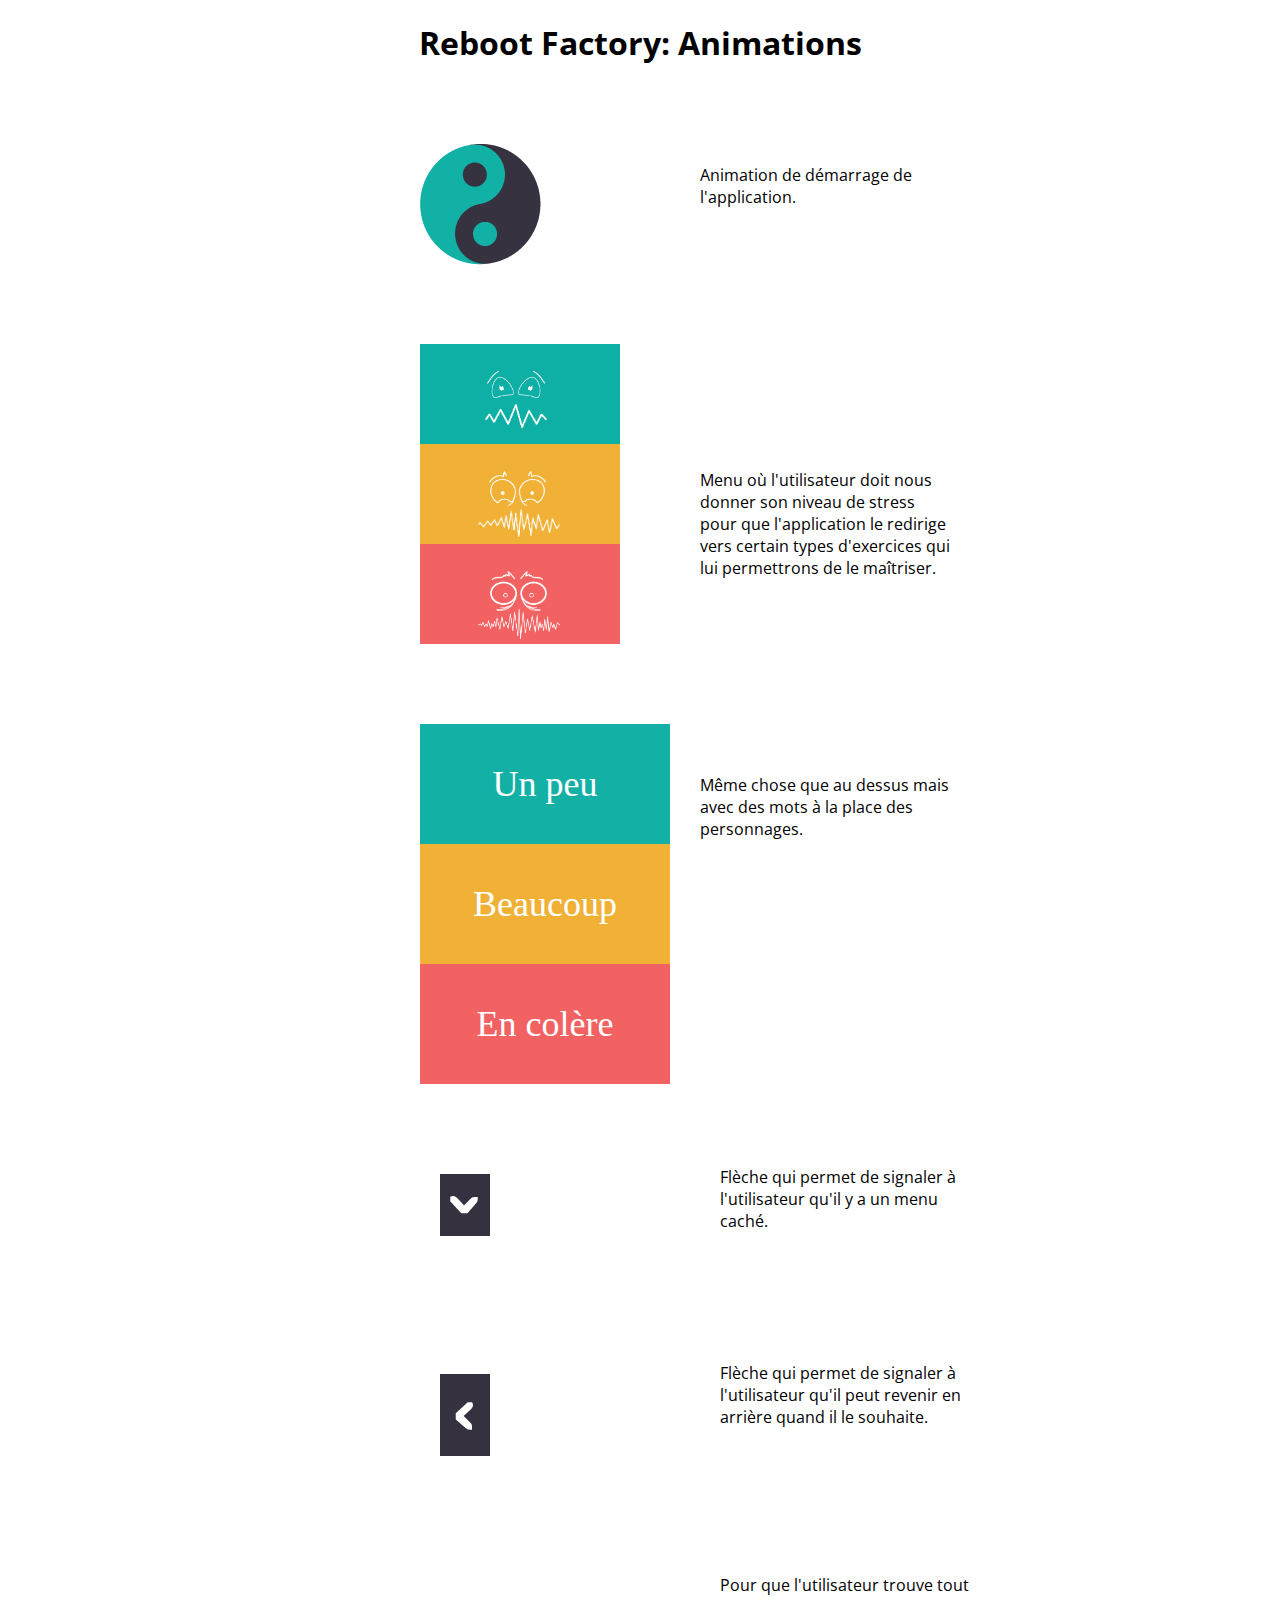
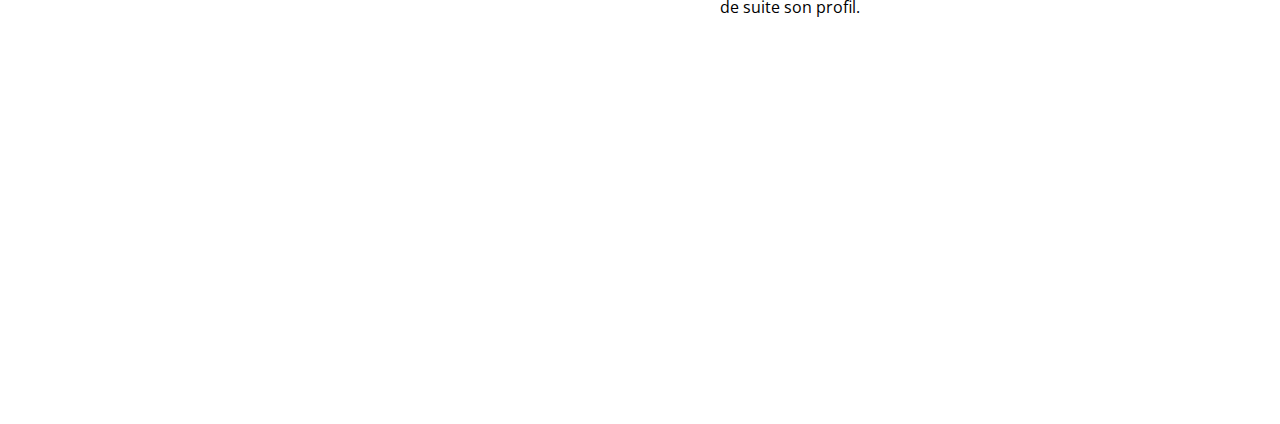
<file: index.html>
<!DOCTYPE html>
<html lang="fr">
<head>
    <meta charset="UTF-8">
    <meta name="viewport" content="width=device-width, initial-scale=1.0">
    <title>Animations | Anaïs Vandrepotte</title>
    <link rel="stylesheet" href="css/style.css">
    <link href='http://fonts.googleapis.com/css?family=Open+Sans:400,300' rel='stylesheet' type='text/css'>
</head>

<body>
    <header>
        <h1>Reboot Factory: Animations</h1>
    </header>
    <main>
       
            <div id="anim1">
                <div class="yang3">
                    <img id="zen" src="image/img.png" />
                </div>
                <p>Animation de démarrage de l'application.</p>
            </div>
        
        
        
        
            <div id="anim2">
                <div id="normal">
        <div id="yeux">
        <ul>
            <li class="yeux1">
                <img alt="bouche" src="image/oeilg1.png"/>
            </li>
            <li class="yeux2">
                <img alt="bouche" src="image/oeild1.png"/>
            </li>
        </ul>
        </div>
        <div class="bouche1">
            <img id=bouche_1 alt="bouche" src="image/bouche1.png"/>
        </div>
    </div>
    <div id="moyen">
        <div id="yeux">
        <ul>
            <li class="yeux1">
                <img alt="bouche" src="image/oeilg2.png"/>
            </li>
            <li class="yeux2">
                <img alt="bouche" src="image/oeild2.png"/>
            </li>
        </ul>
        </div>
        <div class="bouche2">
            <img id=bouche_2 alt="bouche" src="image/bouche2.png"/>
        </div>
    </div>
    <div id="fort">
        <div id="yeux">
        <ul>
            <li class="yeux1">
                <img alt="oeil_geuche" src="image/oeilg3.png"/>
            </li>
            <li class="yeux2">
                <img alt="oeil_droit" src="image/oeild3.png"/>
            </li>
        </ul>
        </div>
        <div class="bouche3">
            <img id=bouche_3 alt="bouche" src="image/bouche3.png"/>
        </div>
        <p>Menu où l'utilisateur doit nous donner son niveau de stress pour que l'application le redirige vers certain types d'exercices qui lui permettrons de le maîtriser.</p>
    </div>
           </div>        
                
            <div id="anim3">
                <nav>
        <ul>
            <li id="unpeu">
                <a href="#">Un peu</a>
            </li>
            <li id="beaucoup">
                <a href="#">Beaucoup</a>
            </li>
            <li id="encolere">
                <a href="#">En colère</a>
            </li>
        </ul>
    </nav>
                <p>Même chose que au dessus mais avec des mots à la place des personnages.</p>
            </div>
                
                
                
                
            <div id="anim4">
           <div class="plus"><a href="#"><img src="image/fleche.png"/>plus</a></div>
                 <p>Flèche qui permet de signaler à l'utilisateur qu'il y a un menu caché.</p>
            </div>
                
                
            <div id="anim5">
           <div class="back"><a href="#"><img src="image/fleche2.png"/>back</a></div>
                <p>Flèche qui permet de signaler à l'utilisateur qu'il peut revenir en arrière quand il le souhaite.</p>
            </div>
       
        <div id="anim6">
            <a class="profil">
                <img src="image/profil.png" alt="profil"/>
            </a>
             <p>Pour que l'utilisateur trouve tout de suite son profil.</p>
        </div>
       
    </main>
        <script src="http://anaisvandrepotte.be/img_RBFT/jquery-1.11.2.min.js"></script>

    
    <script>
    $(document).ready(function() {
    $("a.profil").click(function() {
        $(this).addClass("scale");
    });

});</script>
    
<script>
    $(document).ready(function() {
    $("#anim7").click(function() {
        $(this).addClass("rotate");
    });
});</script>
</body>
</html>
</file>
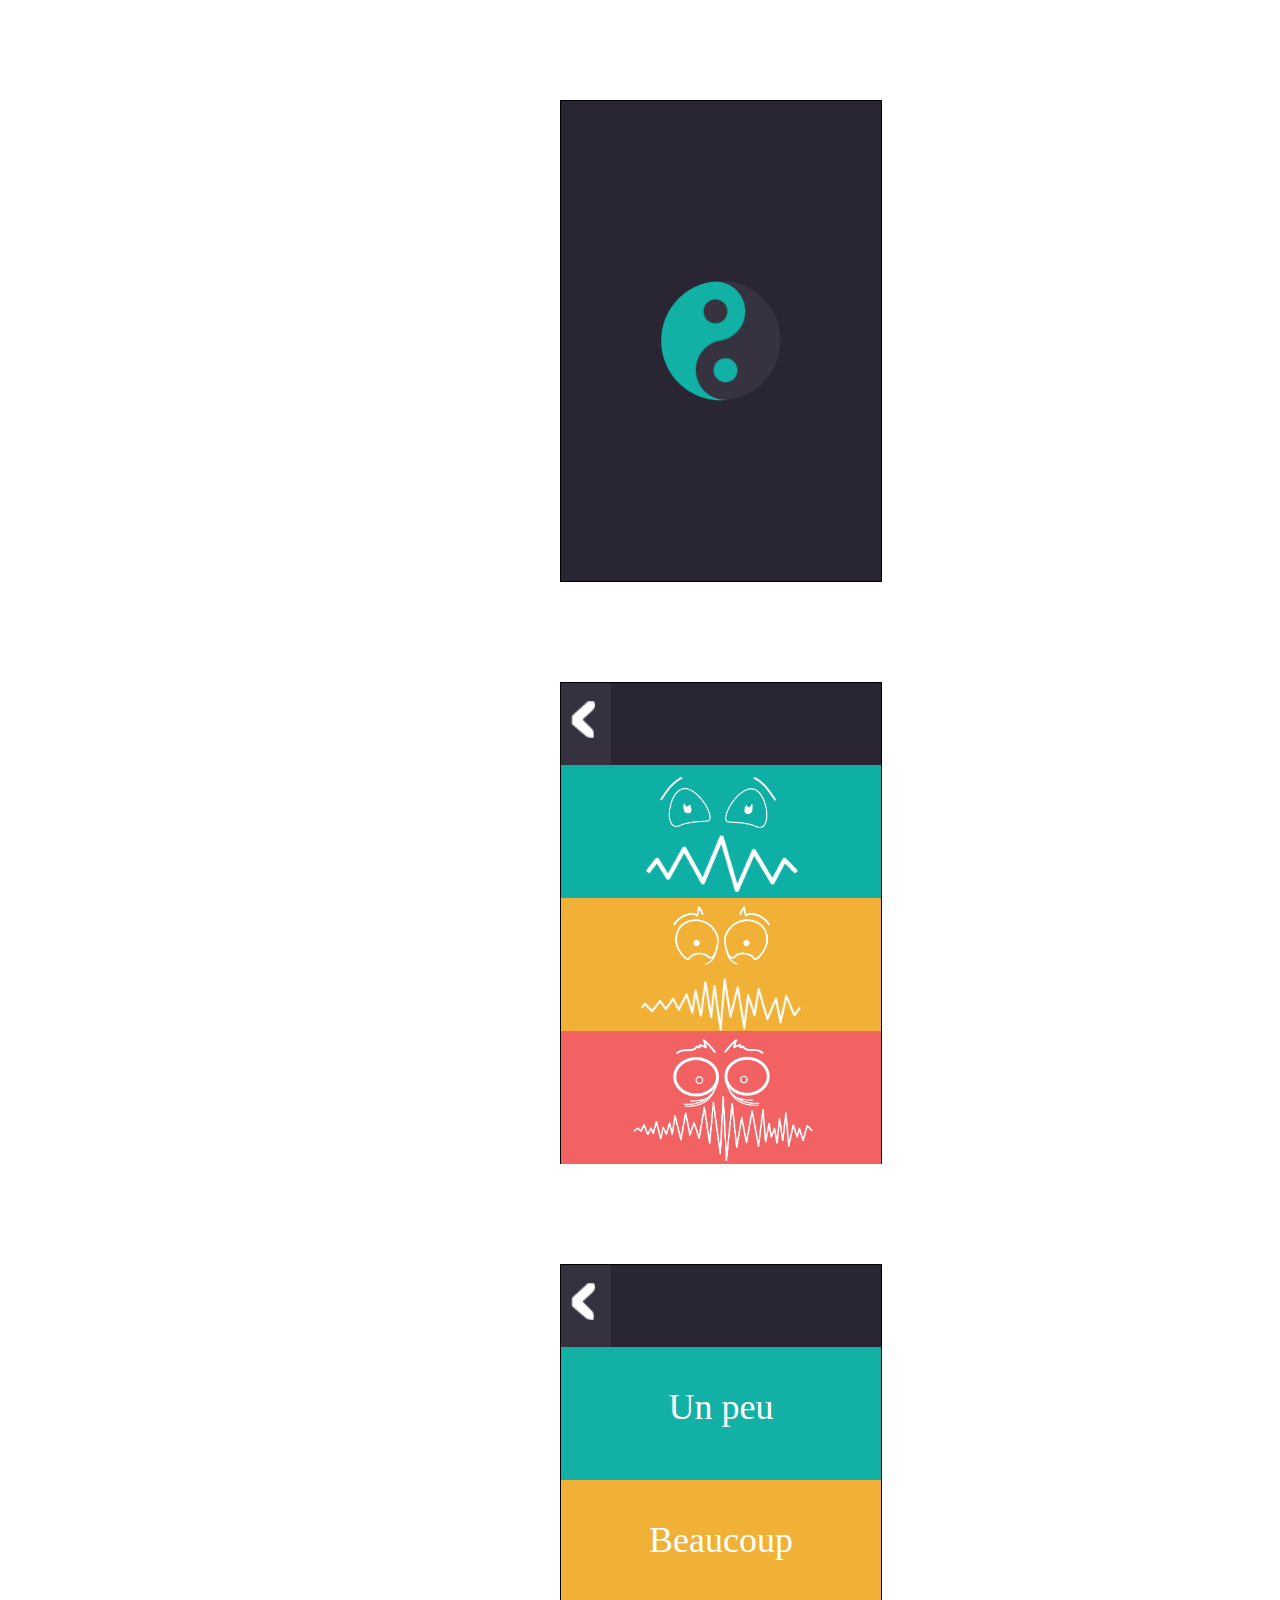
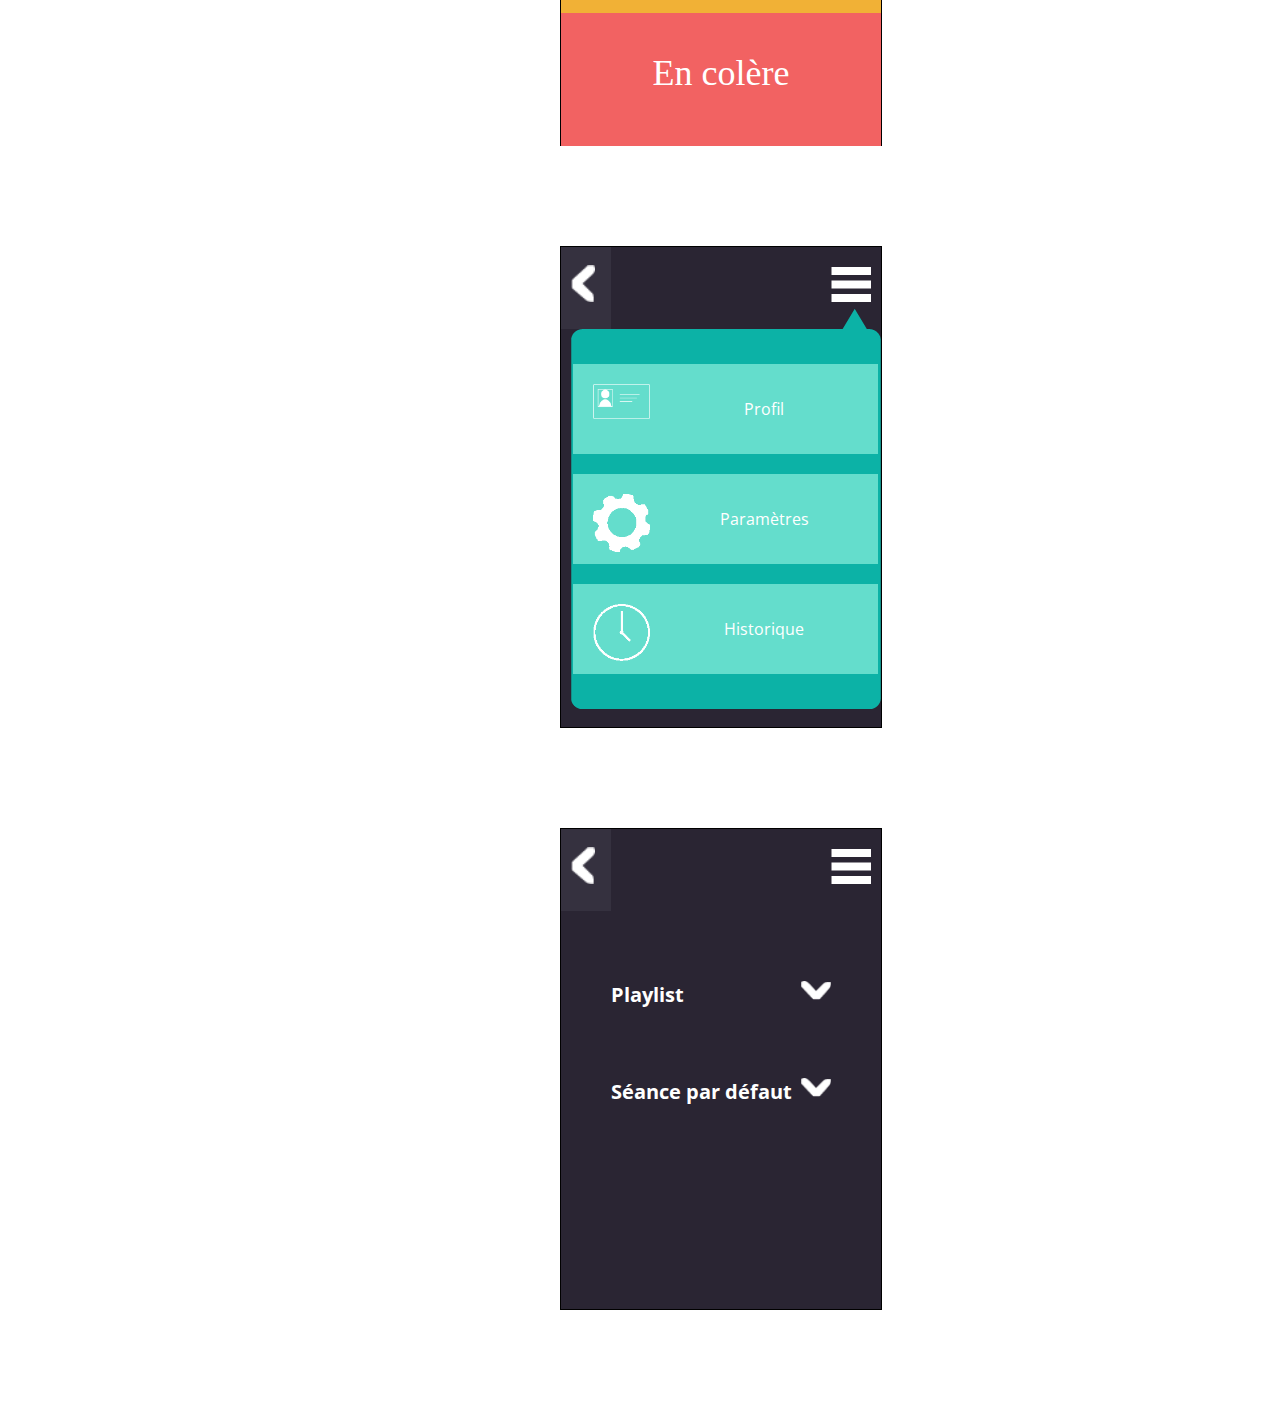
<file: index2.html>
<!DOCTYPE html>
<html lang="">
<head>
    <meta charset="UTF-8">
    <meta name="viewport" content="width=device-width, initial-scale=1.0">
    <title></title>
    <link rel="stylesheet" href="css/style2.css"> <link href='http://fonts.googleapis.com/css?family=Open+Sans:400,300' rel='stylesheet' type='text/css'>
</head>

<body>
    <header></header>
    <main>
        <ul>
            <li class="ecran">
                <div class="yang3">
                    <img id="zen" src="image/img.png" />
                </div>
            </li>
            <li class="ecran">
                <nav>
                    <ul>
                        <li> <div class="back"><a href="#"><img src="image/fleche2.png"/>back</a></div></li>
                        <li></li>
                        <li></li>
                    </ul>
                </nav>
                <div id="container">
                 <div id="normal">
        <div id="yeux">
        <ul>
            <li class="yeux1">
                <img alt="oeil_gauche" src="image/oeilg1.png"/>
            </li>
            <li class="yeux2">
                <img alt="oeil_droit" src="image/oeild1.png"/>
            </li>
        </ul>
        </div>
        <div class="bouche1">
            <img id=bouche_1 alt="bouche" src="image/bouche1.png"/>
        </div>
    </div>
    <div id="moyen">
        <div id="yeux">
        <ul>
            <li class="yeux1">
                <img alt="oeil_gauche" src="image/oeilg2.png"/>
            </li>
            <li class="yeux2">
                <img alt="oeil_droit" src="image/oeild2.png"/>
            </li>
        </ul>
        </div>
        <div class="bouche2">
            <img id=bouche_2 alt="bouche" src="image/bouche2.png"/>
        </div>
    </div>
    <div id="fort">
        <div id="yeux">
        <ul>
            <li class="yeux1">
                <img alt="oeil_gauche" src="image/oeilg3.png"/>
            </li>
            <li class="yeux2">
                <img alt="oeil_droit" src="image/oeild3.png"/>
            </li>
        </ul>
        </div>
        <div class="bouche3">
            <img id=bouche_3 alt="bouche" src="image/bouche3.png"/>
        </div>
                    </div> </div>
            </li>
            <li class="ecran">
                              <nav>
                    <ul>
                        <li> <div class="back"><a href="#"><img src="image/fleche2.png"/>back</a></div></li>
                        <li></li>
                        <li></li>
                    </ul>
                </nav>
                <div id="container2">
                   
        <ul>
            <li id="unpeu">
                <a href="#">Un peu</a>
            </li>
            <li id="beaucoup">
                <a href="#">Beaucoup</a>
            </li>
            <li id="encolere">
                <a href="#">En colère</a>
            </li>
        </ul>
   
                 </div>
            </li>
            <li class="ecran">
            <nav>
                    <ul>
                        <li> <div class="back"><a href="#"><img src="image/fleche2.png"/>back</a></div></li>
                        <li></li>
                        <li id="menu">
                        <span></span>

                        
                        </li>
                    </ul>
                </nav>
                <div id="container3">
                 <ul>
                     <li><a href=""><img class="anim"  src="image/profil.png" alt=""/>Profil</a></li>
                     <li><a  href=""><img class="anim" src="image/setting.png" alt=""/>Paramètres</a></li>

                     <li><a  href=""><img class="anim" src="image/historique.png" alt=""/>Historique</a></li>

                    </ul>
                 </div>
            
           </li>
            <li class="ecran">
            
            <nav>
                    <ul>
                        <li> <div class="back"><a href="#"><img src="image/fleche2.png"/>back</a></div></li>
                        <li></li>
                        <li id="menu">
                        <span></span>

                        
                        </li>
                    </ul>
                </nav>
            <div id="container4">
                <ul>
         
                <li>
                    <div class="plus">
                        <a href="#">
                            <img alt="plus" src="image/fleche.png"/>
                           
                        </a>
                    </div>
                    <h1>Playlist</h1>
                    </li>
                    <li>
                <div class="plus">
                        <a href="#">
                            <img alt="plus" src="image/fleche.png"/>
                            
                        </a>
                    </div>
                    <h1>Séance par défaut</h1>
                    </li>
                </ul>
                
            </div>
            
            </li>
                
        </ul>
    </main>
     <script src="http://anaisvandrepotte.be/img_RBFT/jquery-1.11.2.min.js"></script>

 <script>
    $(document).ready(function() {
    $(".anim").click(function() {
        $(this).addClass("scale");
    });

});</script>
    
</body>
</html>
</file>
<file: css/style.css>
body{
    margin:0;
    padding:0;
    background-color:white;}
    main{
/*        background-color: white;*/
        width: 600px;
        margin:0 auto;
        position:relative;
    }
        ul{
                  }
        li{
           float:left;
            list-style: none;
        width:120px;
        height:120px;}
header{
width:100%;
text-align: center;
}
h1{font-family: 'Open Sans', sans-serif;font-size: 32px;}
  p{
      margin-left:280px;
      margin-top:-100px;
  text-align: left;
      font-family: 'Open Sans', sans-serif;
      width:250px;
      position:absolute;
      font-size: 16px;
  }      
#anim1{
margin:80px;
}
#anim2{
margin:80px;
}
#anim2 p{margin-top:-100px;}
#anim3{
margin:80px;
} 
#anim3 p{margin-top:50px;}

#anim6 p{margin-top:-120px;margin-left:330px;}

li#anim1{
        width:120px;
        height:120px;
        position:absolute;
        margin-top:20px;
        -webkit-perspective: 1000;
        -webkit-backface-visibility: hidden;
           
        }
li#anim2{
        width:120px;
        position:relative;
        margin-top:100px;
        -webkit-perspective: 1000;
        -webkit-backface-visibility: hidden;
           
        }
        .yang3{
            
            width:120px;
        height:120px;
        }
        
   
   
.yang3{  
    
} 
         @-webkit-keyframes yang3 {
    from { -webkit-transform: rotateZ(0deg);    }
    to   { -webkit-transform: rotateZ(-360deg); }
  }

  /* all other browsers */
  @keyframes yang3 {
    from {
      -moz-transform: rotateZ(0deg);
      -ms-transform: rotateZ(0deg);
      transform: rotateZ(0deg);
    }
    to {
      -moz-transform: rotateZ(-360deg);
      -ms-transform: rotateZ(-360deg);
      transform: rotateZ(-360deg);
    }
  }

        
        .yang3 {
    -webkit-animation-name: yang3;
    -webkit-animation-timing-function: linear;
    -webkit-animation-iteration-count: infinite;
    -webkit-animation-duration: 3s;

    animation-name: yang3;
    animation-timing-function: linear;
    animation-iteration-count: infinite;
    animation-duration: 3s;
}









 #normal{
        margin:0; padding:0;
    background-color:#0EAFA5;
    width:200px; text-align: center;
    height:100px;}
        #moyen{
        margin:0; padding:0;
    background-color:#F1B136;
    width:200px; text-align: center;
    height:100px;}
        #fort{
        margin:0; padding:0;
    background-color:#F26262;
    width:200px; text-align: center;
    height:100px;}
        .bouche{margin-top:-25px;  
      }
        .bouche img{ 
            
            width:40%; 

        }
.bouche1 img{
    position:absolute;
margin-top:35px;
    margin-left:65px;width:62px;}
.bouche2 img{
    position:absolute;
margin-top:40px;
    margin-left:58px;width:82px;}
.bouche3 img{
    position:absolute;
margin-top:40px;
    margin-left:58px;width:82px;}
        #yeux{
            text-align: center;
            padding-top:25px; margin:0 auto; margin-left:-55px;
            
        }
#normal .yeux1{width:20%;padding:2px;}
#normal .yeux2{width:20%;padding:2px;}
#moyen .yeux1{width:20%;padding:2px; margin-left:-60px;}
#moyen .yeux2{width:20%;padding:2px;margin-left:-30px;}
#fort .yeux1{width:20%;padding:2px;margin-left:-60px;}
#fort .yeux2{width:20%;padding:2px;margin-left:-30px;}
        li img{
            width:100%;
            
        }
        img{
            display:block;
        }
        ul{
        margin:0; padding:0;list-style: none; margin-left:120px
        }
/*
        li{ float:left; margin:5px;
        }
*/
        @-webkit-keyframes bouche {
    0% { -webkit-transform: rotateX(0deg);}
    50% { -webkit-transform: rotateX(360deg);}
    100% { -webkit-transform: rotateX(0deg);}
  }
        @-webkit-keyframes yeux1 {
    0% { -webkit-transform: rotateZ(0deg);}
    50% { -webkit-transform: rotateZ(-5deg);}
    100% { -webkit-transform: rotateZ(0deg);}
  }
        @-webkit-keyframes yeux2 {
    0% { -webkit-transform: rotateZ(0deg);}
    50% { -webkit-transform: rotateZ(5deg);}
    100% { -webkit-transform: rotateZ(0deg);}
  }
        #bouche_1{
            -webkit-animation-name: bouche;
    -webkit-animation-timing-function: linear;
    -webkit-animation-iteration-count: infinite;
    -webkit-animation-duration: 5s;
 transform-origin: 50% 50%;
    animation-name: bouche;
    animation-timing-function: linear;
    animation-iteration-count: infinite;
    animation-duration: 5s;
        }
#bouche_2{
            -webkit-animation-name: bouche;
    -webkit-animation-timing-function: linear;
    -webkit-animation-iteration-count: infinite;
    -webkit-animation-duration: 5s;
 transform-origin: 50% 50%;
    animation-name: bouche;
    animation-timing-function: linear;
    animation-iteration-count: infinite;
    animation-duration: 5s;
        }
#bouche_3{
            -webkit-animation-name: bouche;
    -webkit-animation-timing-function: linear;
    -webkit-animation-iteration-count: infinite;
    -webkit-animation-duration: 5s;
 transform-origin: 50% 50%;
    animation-name: bouche;
    animation-timing-function: linear;
    animation-iteration-count: infinite;
    animation-duration: 5s;
        }
        li.yeux1{
        -webkit-animation-name: yeux1;
    -webkit-animation-timing-function: linear;
    -webkit-animation-iteration-count: infinite;
    -webkit-animation-duration: 2s;
            transform-origin: 100% 100%;
    animation-name: yeux1;
    animation-timing-function: linear;
    animation-iteration-count: infinite;
    animation-duration: 1s;
        }
        li.yeux2{
        -webkit-animation-name: yeux2;
    -webkit-animation-timing-function: linear;
    -webkit-animation-iteration-count: infinite;
    -webkit-animation-duration: 2s;
             transform-origin: 0% 100%;
    animation-name: yeux2;
    animation-timing-function: linear;
    animation-iteration-count: infinite;
    animation-duration: 1s;
        }

     #anim3{
     width:220px;}
        #anim3 ul{
        margin:0;
        padding:0;
            list-style: none;
        }
       #anim3 li#unpeu{
            background-color:#13B0A5;
        }
       #anim3 li#unpeu a{
        -webkit-animation-name: animation1;
    -webkit-animation-timing-function: linear;
    -webkit-animation-iteration-count: infinite;
    -webkit-animation-duration: 2s;
    animation-name: animation1;
    animation-timing-function: linear;
    animation-iteration-count: infinite;
    animation-duration: 2s;
        }
        #anim3 li#beaucoup{
            background-color:#F1B136;
        }
        #anim3 li#beaucoup a{
    -webkit-animation-name: animation2;
    -webkit-animation-timing-function: linear;
    -webkit-animation-iteration-count: infinite;
    -webkit-animation-duration: 2s;
    animation-name: animation2;
    animation-timing-function: linear;
    animation-iteration-count: infinite;
    animation-duration: 2s;
        }
        #anim3 li#encolere{
            background-color:#F26262;
        }
        #anim3 li#encolere a{
    -webkit-animation-name: animation3;
    -webkit-animation-timing-function: linear;
    -webkit-animation-iteration-count: infinite;
    -webkit-animation-duration: 2s;
    animation-name: animation3;
    animation-timing-function: linear;
    animation-iteration-count: infinite;
    animation-duration: 2s;
        }
         #anim3 li{
             width:250px;
             height:120px;
        }
        @-webkit-keyframes animation1 {

    0% { -webkit-transform: translate(0,0px);}
    33.33% { -webkit-transform: translate(0,5px);}
    75% { -webkit-transform: translate(0,-5px);}
    100% { -webkit-transform: translate(0,0);}
  }
                @-webkit-keyframes animation2 {

    0% { -webkit-transform: translate(0,0px);}
    33.33% { -webkit-transform: translate(0,20px);}
    75% { -webkit-transform: translate(0,-20px);}
    100% { -webkit-transform: translate(0,0);}
  }
                @-webkit-keyframes animation3 {

    0% { -webkit-transform: translate(0,0px);}
    33.33% { -webkit-transform: translate(0,30px);}
    75% { -webkit-transform: translate(0,-30px);}
    100% { -webkit-transform: translate(0,0);}
  }
    #anim3 a{width:250px;
             height:120px;
        line-height: 120px;
        text-align: center;
        display:block;
        width:100%;
    font-family: 'Damion', cursive;
    font-size:36px;
    text-decoration:none;
    color:white;}




     #anim4{
        background-color:#35313F;
        position:absolute;
        margin-top:450px; 
         margin-left:100px; width:49.5px; height:62px;
        }
        .plus{
        }
        .plus a{
            display:block;
           width:60px; height:70px;
        text-align: center;
            margin-top:22px;
            margin-left:10px;
        color:transparent;}
        .plus {
  -webkit-transition: all 0.35s ease;
  -moz-transition: all 0.35s ease;
  -o-transition: all 0.35s ease;
  transition: all 0.35s ease;
}
.plus img{
  -webkit-animation: plus 0.75s linear;
  -moz-animation: plus 0.75s linear;
  -o-animation: plus 0.75s linear;
  animation: plus 0.75s linear;
}
        @-webkit-keyframes plus {
  0% {
    margin-top: 0;
  }
  25% {
    margin-top: 15px;
  }
  50% {
    margin-top: 26px;
  }
  75% {
    margin-top: 50px;
  }
  76% {
    opacity: 0;
    margin-top: -50px; 
  }
  100% {
    opacity: 1;
    margin-top: 0; 
  }
}




        
        
        #anim5{
        background-color:#35313F;
        position:absolute;
      margin-top:650px; 
         margin-left:100px; width:49.5px; height:82px;
        }
        .back{
            
        }
        .back a{
            display:block;
           width:70px; height:60px;
        text-align: center;
            margin-top:28px;
            margin-left:15px;
        color:transparent;}
        .back {
  -webkit-transition: all 0.35s ease;
  -moz-transition: all 0.35s ease;
  -o-transition: all 0.35s ease;
  transition: all 0.35s ease;
}
.back img{
  -webkit-animation: back 0.75s linear;
  -moz-animation: back 0.75s linear;
  -o-animation: back 0.75s linear;
  animation: back 0.75s linear;
 
}
        @-webkit-keyframes back {
  0% {
    margin-left: 0;
  }
  25% {
    margin-left: -30x;
  }
  50% {
    margin-left: -52px;
  }
  75% {
    margin-left: -100px;
  }
  76% {
    opacity: 0;
    margin-left: 100px; 
  }
  100% {
    opacity: 1;
    margin-left: 0; 
  }
}





#anim6{
        width:120px;
        height:500px;
        position:absolute;
        margin-top:800px;
            margin-left:50px;
        }
      a.profil{width:120px;
        height:50px; padding:60px 120px;
          text-align: center; display:block; transition: all 1s ease-in-out; 
      }
.profil img{
width:50%;
}
        .scale{
        transform: scale(1.1); }
</file>
<file: css/style2.css>
main{margin:0 auto; width:600px;}

.ecran{
    width:320px;
    height:480px;
    border:1px solid black;
    margin:100px;
    margin-left:100px;
    list-style: none;
}

li.ecran:nth-child(1){
    background-color:#2A2533;
}
.yang3{
            margin:0 auto;
        margin-top:180px;
            width:120px;
        height:120px;
        }
        
   
   
.yang3{  
    
} 
         @-webkit-keyframes yang3 {
    from { -webkit-transform: rotateZ(0deg);    }
    to   { -webkit-transform: rotateZ(-360deg); }
  }

  /* all other browsers */
  @keyframes yang3 {
    from {
      -moz-transform: rotateZ(0deg);
      -ms-transform: rotateZ(0deg);
      transform: rotateZ(0deg);
    }
    to {
      -moz-transform: rotateZ(-360deg);
      -ms-transform: rotateZ(-360deg);
      transform: rotateZ(-360deg);
    }
  }

        
        .yang3 {
    -webkit-animation-name: yang3;
    -webkit-animation-timing-function: linear;
    -webkit-animation-iteration-count: infinite;
    -webkit-animation-duration: 3s;

    animation-name: yang3;
    animation-timing-function: linear;
    animation-iteration-count: infinite;
    animation-duration: 3s;
}





li.ecran:nth-child(2){
    background-color:#2A2533;
}
nav{
width:100%;
    height:82px;
}
.back{
            background-color:#35313F;
        position:absolute; margin-left:-120px;
         width:50px; height:82px;
        }
.back img{width:60%;}
        .back a{
            display:block;
           width:40px; height:60px;
        text-align: center;
            margin-top:18px;
            margin-left:10px;
        color:transparent; overflow: hidden;}
        .back {
  -webkit-transition: all 0.35s ease;
  -moz-transition: all 0.35s ease;
  -o-transition: all 0.35s ease;
  transition: all 0.35s ease;
}
.back img{
  -webkit-animation: back 0.75s linear;
  -moz-animation: back 0.75s linear;
  -o-animation: back 0.75s linear;
  animation: back 0.75s linear;
 
}
        @-webkit-keyframes back {
  0% {
    margin-left: 0;
  }
  25% {
    margin-left: -30px;
  }
  50% {
    margin-left: -52px;
  }
  75% {
    margin-left: -100px;
  }
  76% {
    opacity: 0;
    margin-left: 100px; 
  }
  100% {
    opacity: 1;
    margin-left: 0; 
  }
}


 #normal{
        margin:0; padding:0;
    background-color:#0EAFA5;
    width:100%; text-align: center;
    height:133px;}
        #moyen{
        margin:0; padding:0;
    background-color:#F1B136;
    width:100%; text-align: center;
    height:133px;}
        #fort{
        margin:0; padding:0;
    background-color:#F26262;
    width:100%; text-align: center;
    height:133px;}
        .bouche{margin-top:-25px;  
      }
        .bouche img{ 
            
            width:40%; 

        }
.bouche1 img{
    position:absolute;
margin-top:65px;
    margin-left:85px;width:152px;}
.bouche2 img{
    position:absolute;
margin-top:75px;
    margin-left:80px;width:160px;}
.bouche3 img{
    position:absolute;
margin-top:60px;
    margin-left:72px;width:180px;}
        #yeux{
            text-align: center;
            padding-top:05px; margin:0 auto; margin-left:-55px;
            
        }
#normal .yeux1{width:20%;padding:2px;margin-left:32px;}
#normal .yeux2{width:20%;padding:2px;}
#moyen .yeux1{width:18%;padding:15px; margin-left:32px;margin-top:-12px}
#moyen .yeux2{width:18%;padding:15px;margin-left:-30px;margin-top:-12px}
#fort .yeux1{width:18%;padding:15px;margin-left:32px;margin-top:-12px;}
#fort .yeux2{width:18%;padding:15px;margin-left:-30px;margin-top:-12px}
        li img{
            width:100%;
            
        }
        img{
            display:block;
        }
        ul{
        margin:0; padding:0;list-style: none; margin-left:120px
        }
       #container li{ float:left; margin:5px;
        }
        @-webkit-keyframes bouche {
    0% { -webkit-transform: rotateX(0deg);}
    50% { -webkit-transform: rotateX(360deg);}
    100% { -webkit-transform: rotateX(0deg);}
  }
        @-webkit-keyframes yeux1 {
    0% { -webkit-transform: rotateZ(0deg);}
    50% { -webkit-transform: rotateZ(-5deg);}
    100% { -webkit-transform: rotateZ(0deg);}
  }
        @-webkit-keyframes yeux2 {
    0% { -webkit-transform: rotateZ(0deg);}
    50% { -webkit-transform: rotateZ(5deg);}
    100% { -webkit-transform: rotateZ(0deg);}
  }
        #bouche_1{
            -webkit-animation-name: bouche;
    -webkit-animation-timing-function: linear;
    -webkit-animation-iteration-count: infinite;
    -webkit-animation-duration: 5s;
 transform-origin: 50% 50%;
    animation-name: bouche;
    animation-timing-function: linear;
    animation-iteration-count: infinite;
    animation-duration: 5s;
        }
#bouche_2{
            -webkit-animation-name: bouche;
    -webkit-animation-timing-function: linear;
    -webkit-animation-iteration-count: infinite;
    -webkit-animation-duration: 5s;
 transform-origin: 50% 50%;
    animation-name: bouche;
    animation-timing-function: linear;
    animation-iteration-count: infinite;
    animation-duration: 5s;
        }
#bouche_3{
            -webkit-animation-name: bouche;
    -webkit-animation-timing-function: linear;
    -webkit-animation-iteration-count: infinite;
    -webkit-animation-duration: 5s;
 transform-origin: 50% 50%;
    animation-name: bouche;
    animation-timing-function: linear;
    animation-iteration-count: infinite;
    animation-duration: 5s;
        }
        li.yeux1{
        -webkit-animation-name: yeux1;
    -webkit-animation-timing-function: linear;
    -webkit-animation-iteration-count: infinite;
    -webkit-animation-duration: 2s;
            transform-origin: 100% 100%;
    animation-name: yeux1;
    animation-timing-function: linear;
    animation-iteration-count: infinite;
    animation-duration: 1s;
        }
        li.yeux2{
        -webkit-animation-name: yeux2;
    -webkit-animation-timing-function: linear;
    -webkit-animation-iteration-count: infinite;
    -webkit-animation-duration: 2s;
             transform-origin: 0% 100%;
    animation-name: yeux2;
    animation-timing-function: linear;
    animation-iteration-count: infinite;
    animation-duration: 1s;
        }


li.ecran:nth-child(3){
    background-color:#2A2533;
}

   #container2{
     width:100%;}
         #container2 ul{
        margin:0;
        padding:0;
            list-style: none;
        }
          #container2 li#unpeu{
            background-color:#13B0A5; width:100%;height:133px;
        }
          #container2 li#unpeu a{
        -webkit-animation-name: animation1;
    -webkit-animation-timing-function: linear;
    -webkit-animation-iteration-count: infinite;
    -webkit-animation-duration: 2s;
    animation-name: animation1;
    animation-timing-function: linear;
    animation-iteration-count: infinite;
    animation-duration: 2s;
        }
           #container2 li#beaucoup{
            background-color:#F1B136; width:100%;height:133px;
        }
           #container2 li#beaucoup a{
    -webkit-animation-name: animation2;
    -webkit-animation-timing-function: linear;
    -webkit-animation-iteration-count: infinite;
    -webkit-animation-duration: 2s;
    animation-name: animation2;
    animation-timing-function: linear;
    animation-iteration-count: infinite;
    animation-duration: 2s;
        }
           #container2 li#encolere{
            background-color:#F26262;width:100%;height:133px;
        }
        #container2 li#encolere a{
    -webkit-animation-name: animation3;
    -webkit-animation-timing-function: linear;
    -webkit-animation-iteration-count: infinite;
    -webkit-animation-duration: 2s;
    animation-name: animation3;
    animation-timing-function: linear;
    animation-iteration-count: infinite;
    animation-duration: 2s;
        }
            #container2 li{
             width:250px;
             height:120px;
        }
        @-webkit-keyframes animation1 {

    0% { -webkit-transform: translate(0,0px);}
    33.33% { -webkit-transform: translate(0,5px);}
    75% { -webkit-transform: translate(0,-5px);}
    100% { -webkit-transform: translate(0,0);}
  }
                @-webkit-keyframes animation2 {

    0% { -webkit-transform: translate(0,0px);}
    33.33% { -webkit-transform: translate(0,20px);}
    75% { -webkit-transform: translate(0,-20px);}
    100% { -webkit-transform: translate(0,0);}
  }
                @-webkit-keyframes animation3 {

    0% { -webkit-transform: translate(0,0px);}
    33.33% { -webkit-transform: translate(0,30px);}
    75% { -webkit-transform: translate(0,-30px);}
    100% { -webkit-transform: translate(0,0);}
  }
    #container2 a{width:250px;
             height:120px;
        line-height: 120px;
        text-align: center;
        display:block;
        width:100%;
    font-family: 'Damion', cursive;
    font-size:36px;
    text-decoration:none;
    color:white;}





li.ecran:nth-child(4){
    background-color:#2A2533;
}

#container3{
    width:100%; height:400px;
    background-image:url(../image/menu.png);
   background-repeat: no-repeat;
    margin-left:10px;
}
li.ecran:nth-child(4) nav #menu {
position:absolute;
 margin-left:150px;
}
span{position:absolute;
background-image:url(../image/menu2.png);width:40px;height:50px;margin-top:20px;background-repeat: no-repeat;
   
}

#container3 ul{margin-left:-18px;width:285px;margin-top:-20px;}
#container3 li{margin-bottom:-55px;}
#container3 a{ display:inline-block; padding:10px; width:100%; height:70px;
    line-height: 70px; text-align: center;
background-color:#64DDCC; margin:20px; margin-top:55px;
font-family: 'Open Sans', cursive;
font-size:16px;text-decoration: none; color:white;}
#container3 img{width:20%;float:left;padding:10px;}
     .scale{
        transform: scale(1.1); }


#container3 a:active{
background-color:#00AFA3}


li.ecran:nth-child(5){
    background-color:#2A2533;
}
li.ecran:nth-child(5) nav #menu {
position:absolute;
 margin-left:150px;
}
span{position:absolute;
background-image:url(../image/menu2.png);width:40px;height:50px;margin-top:20px;background-repeat: no-repeat;
   
}
#container4{
    width:100%; height:400px;
 
}
h1{color:white;font-family: 'Open Sans', cursive; 
font-size:20px;margin-top:70px;margin-left:-70px;}
#container4 ul{}
#container4 li{}
#container4 a{}
#container4 input{}
.plus a{ margin-left:120px; 
            display:block;
           width:120px; height:70px;margin-bottom: 20px;
        text-align: center;
           
        color:transparent;}
        .plus {position:absolute; 
  -webkit-transition: all 0.35s ease;
  -moz-transition: all 0.35s ease;
  -o-transition: all 0.35s ease;
  transition: all 0.35s ease;
}
.plus img{
    width:25%;
  -webkit-animation: plus 0.75s linear;
  -moz-animation: plus 0.75s linear;
  -o-animation: plus 0.75s linear;
  animation: plus 0.75s linear;
}
        @-webkit-keyframes plus {
  0% {
    margin-top: 0;
  }
  25% {
    margin-top: 15px;
  }
  50% {
    margin-top: 26px;
  }
  75% {
    margin-top: 50px;
  }
  76% {
    opacity: 0;
    margin-top: -50px; 
  }
  100% {
    opacity: 1;
    margin-top: 0; 
  }
}
</file>
